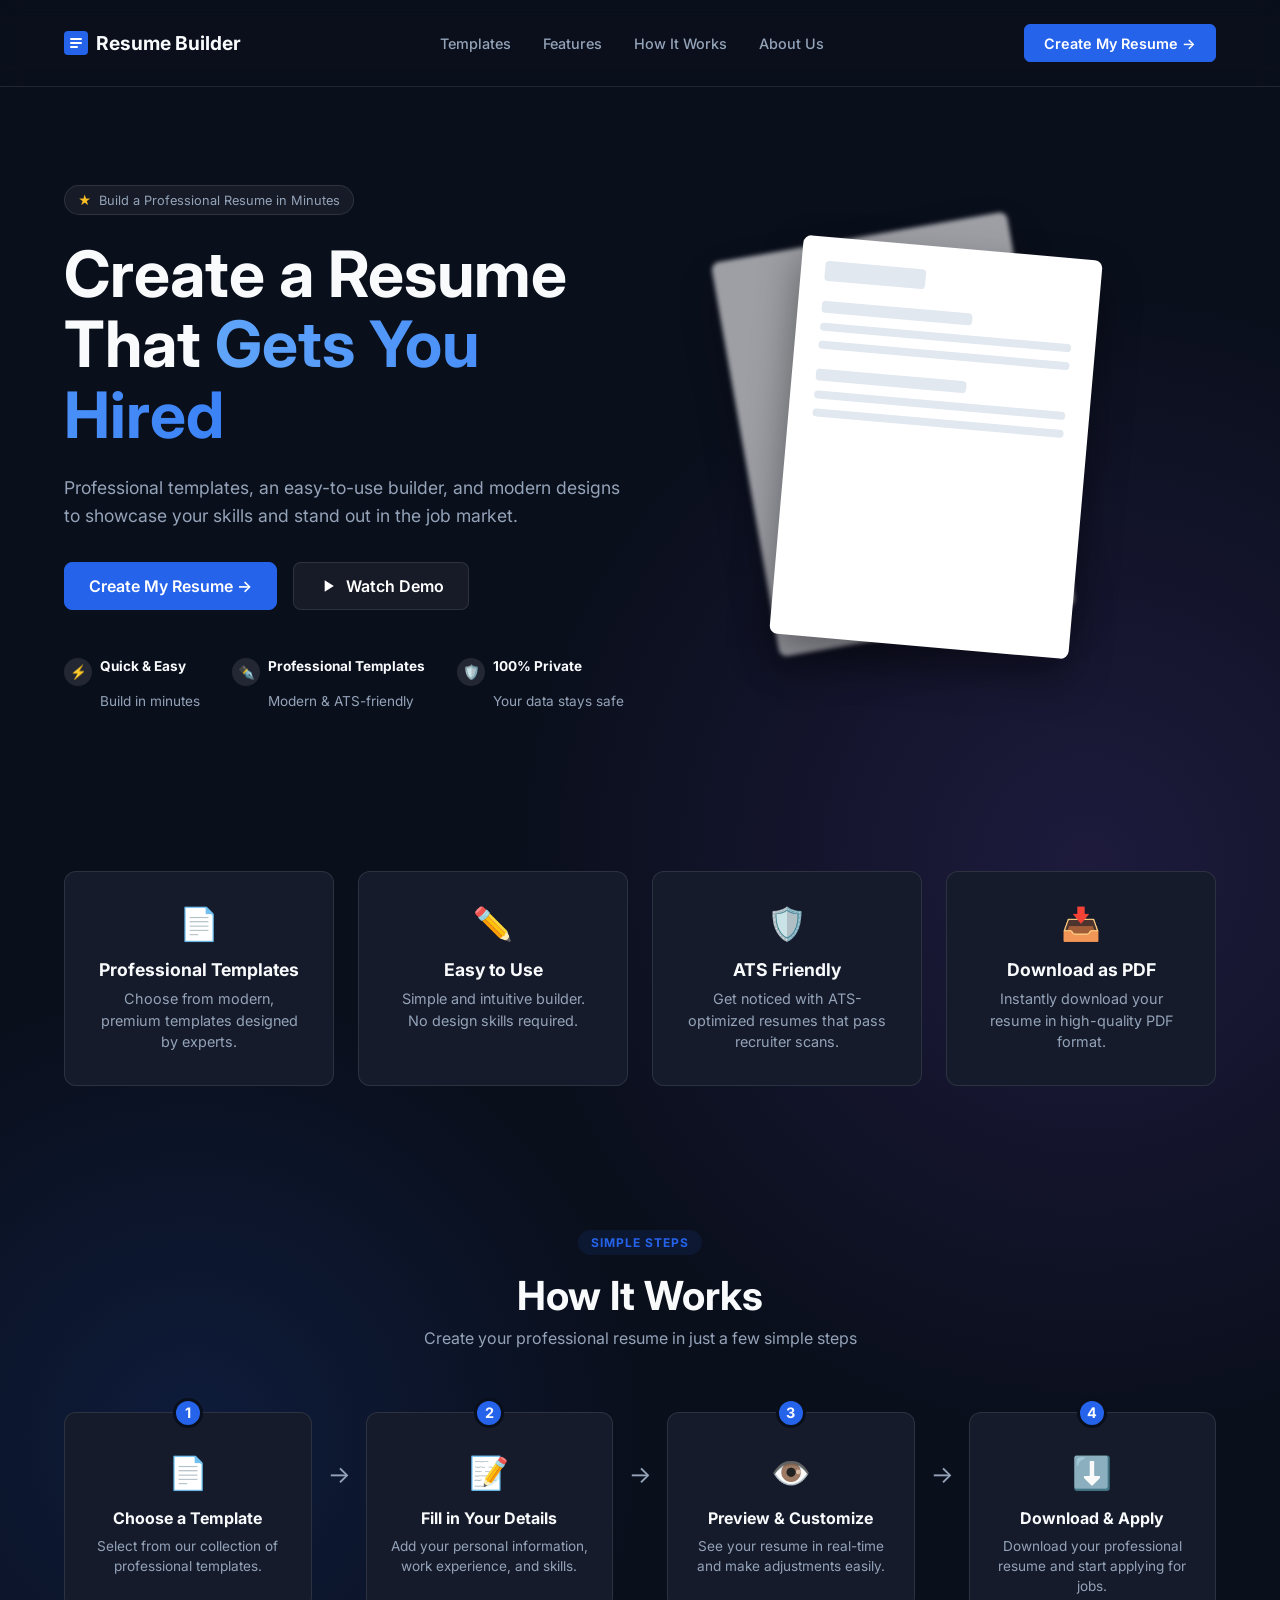
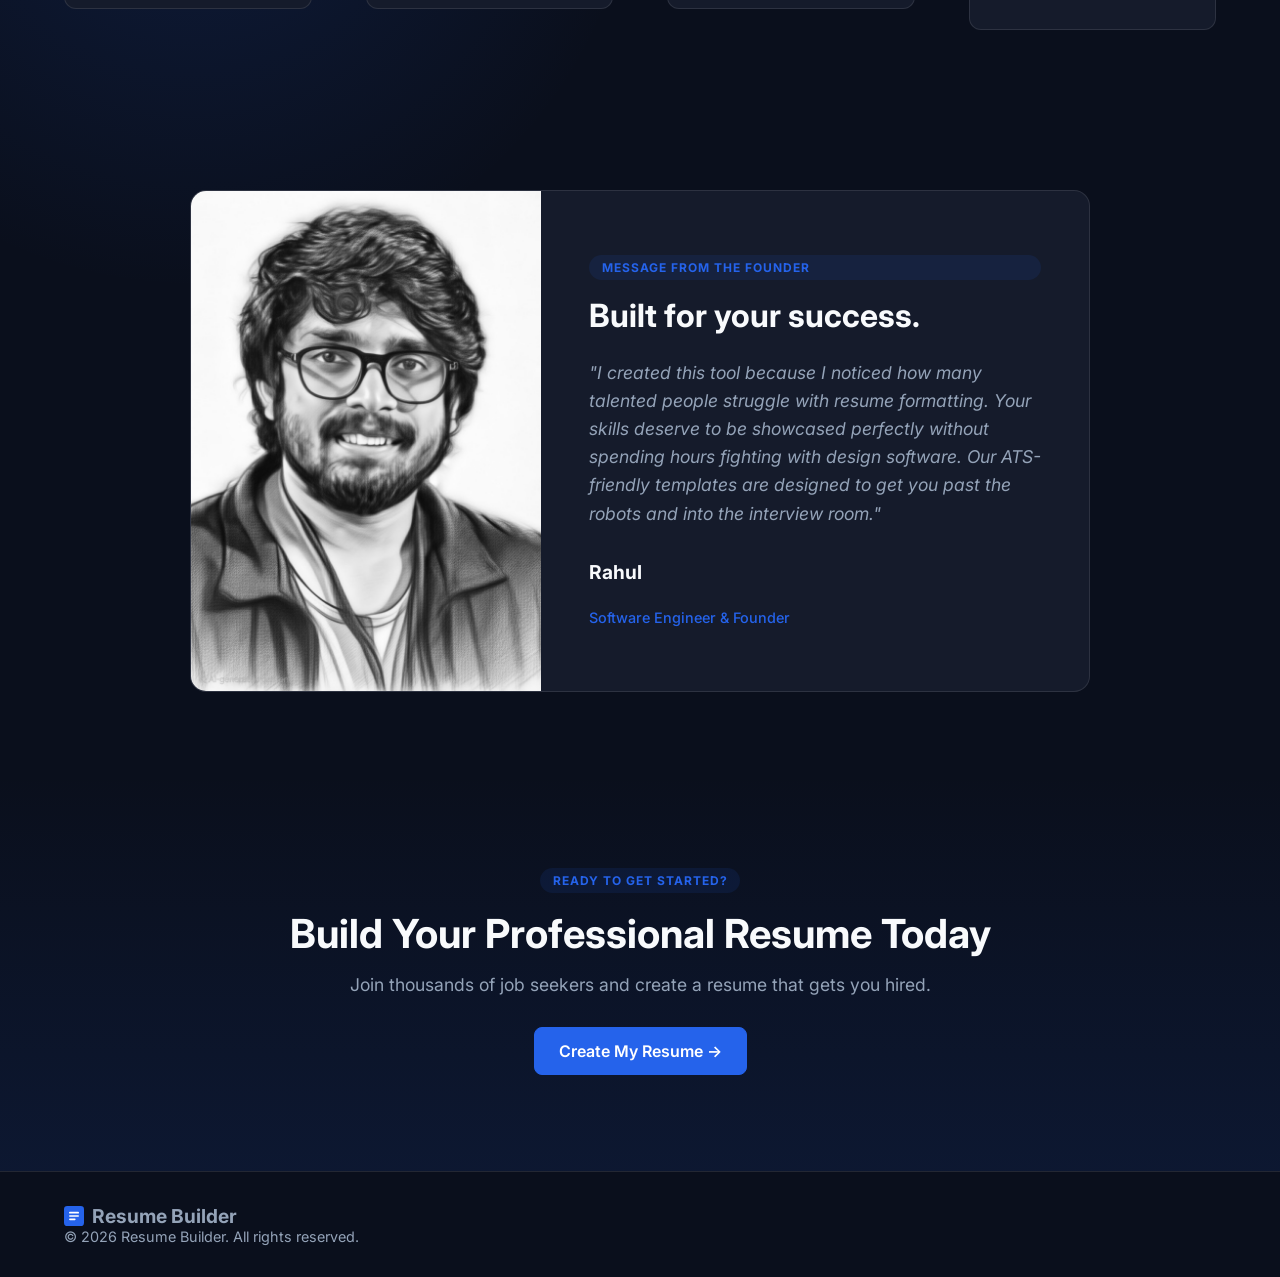
<file: index.html>
<!DOCTYPE html>
<html lang="en">
<head>
    <meta charset="UTF-8">
    <meta name="viewport" content="width=device-width, initial-scale=1.0">
    <title>Resume Builder - Get Hired Fast</title>
    <link href="https://fonts.googleapis.com/css2?family=Inter:wght@300;400;500;600;700&display=swap" rel="stylesheet">
    <link rel="stylesheet" href="landing.css">
</head>
<body>
    <!-- Navigation -->
    <nav class="navbar">
        <div class="logo">
            <svg width="24" height="24" viewBox="0 0 24 24" fill="none" xmlns="http://www.w3.org/2000/svg">
                <rect width="24" height="24" rx="4" fill="#2563eb"/>
                <path d="M7 8H17M7 12H17M7 16H13" stroke="white" stroke-width="2" stroke-linecap="round"/>
            </svg>
            Resume Builder
        </div>
        <div class="nav-links">
            <a href="#templates">Templates</a>
            <a href="#features">Features</a>
            <a href="#how-it-works">How It Works</a>
            <a href="#founder">About Us</a>
        </div>
        <a href="builder.html" class="btn-primary">Create My Resume &rarr;</a>
    </nav>

    <!-- Hero Section -->
    <section class="hero">
        <div class="hero-content">
            <div class="badge">
                <span class="star">★</span> Build a Professional Resume in Minutes
            </div>
            <h1>Create a Resume<br>That <span class="highlight">Gets You Hired</span></h1>
            <p>Professional templates, an easy-to-use builder, and modern designs to showcase your skills and stand out in the job market.</p>
            <div class="hero-buttons">
                <a href="builder.html" class="btn-primary large">Create My Resume &rarr;</a>
                <a href="#" class="btn-secondary large">
                    <svg width="20" height="20" viewBox="0 0 24 24" fill="white" xmlns="http://www.w3.org/2000/svg" style="margin-right: 8px;">
                        <path d="M8 5V19L19 12L8 5Z" fill="white"/>
                    </svg>
                    Watch Demo
                </a>
            </div>
            <div class="hero-stats">
                <div class="stat"><span class="icon">⚡</span> <div><strong>Quick & Easy</strong><br>Build in minutes</div></div>
                <div class="stat"><span class="icon">✒️</span> <div><strong>Professional Templates</strong><br>Modern & ATS-friendly</div></div>
                <div class="stat"><span class="icon">🛡️</span> <div><strong>100% Private</strong><br>Your data stays safe</div></div>
            </div>
        </div>
        <div class="hero-visual">
            <div class="floating-resume main-resume">
                <div class="r-header"></div>
                <div class="r-line thick"></div>
                <div class="r-line"></div>
                <div class="r-line"></div>
                <div class="r-line thick mt"></div>
                <div class="r-line"></div>
                <div class="r-line"></div>
            </div>
            <div class="floating-resume bg-resume"></div>
        </div>
    </section>

    <!-- Features Section -->
    <section id="features" class="features">
        <div class="feature-card">
            <div class="icon-wrap">📄</div>
            <h3>Professional Templates</h3>
            <p>Choose from modern, premium templates designed by experts.</p>
        </div>
        <div class="feature-card">
            <div class="icon-wrap">✏️</div>
            <h3>Easy to Use</h3>
            <p>Simple and intuitive builder. No design skills required.</p>
        </div>
        <div class="feature-card">
            <div class="icon-wrap">🛡️</div>
            <h3>ATS Friendly</h3>
            <p>Get noticed with ATS-optimized resumes that pass recruiter scans.</p>
        </div>
        <div class="feature-card">
            <div class="icon-wrap">📥</div>
            <h3>Download as PDF</h3>
            <p>Instantly download your resume in high-quality PDF format.</p>
        </div>
    </section>

    <!-- How It Works Section -->
    <section id="how-it-works" class="how-it-works">
        <div class="section-badge">SIMPLE STEPS</div>
        <h2>How It Works</h2>
        <p class="subtitle">Create your professional resume in just a few simple steps</p>
        
        <div class="steps-container">
            <div class="step">
                <div class="step-number">1</div>
                <div class="step-icon">📄</div>
                <h3>Choose a Template</h3>
                <p>Select from our collection of professional templates.</p>
            </div>
            <div class="step-arrow">&rarr;</div>
            <div class="step">
                <div class="step-number">2</div>
                <div class="step-icon">📝</div>
                <h3>Fill in Your Details</h3>
                <p>Add your personal information, work experience, and skills.</p>
            </div>
            <div class="step-arrow">&rarr;</div>
            <div class="step">
                <div class="step-number">3</div>
                <div class="step-icon">👁️</div>
                <h3>Preview & Customize</h3>
                <p>See your resume in real-time and make adjustments easily.</p>
            </div>
            <div class="step-arrow">&rarr;</div>
            <div class="step">
                <div class="step-number">4</div>
                <div class="step-icon">⬇️</div>
                <h3>Download & Apply</h3>
                <p>Download your professional resume and start applying for jobs.</p>
            </div>
        </div>
    </section>

    <!-- Founder Section -->
    <section id="founder" class="founder-section">
        <div class="founder-card">
            <div class="founder-image">
                <img src="assets/owner.jpg" alt="Rahul - Founder">
            </div>
            <div class="founder-content">
                <div class="section-badge">MESSAGE FROM THE FOUNDER</div>
                <h2>Built for your success.</h2>
                <p>"I created this tool because I noticed how many talented people struggle with resume formatting. Your skills deserve to be showcased perfectly without spending hours fighting with design software. Our ATS-friendly templates are designed to get you past the robots and into the interview room."</p>
                <div class="founder-signature">
                    <strong>Rahul</strong><br>
                    <span>Software Engineer & Founder</span>
                </div>
            </div>
        </div>
    </section>

    <!-- Footer CTA -->
    <section class="cta-section">
        <div class="section-badge">READY TO GET STARTED?</div>
        <h2>Build Your Professional Resume Today</h2>
        <p>Join thousands of job seekers and create a resume that gets you hired.</p>
        <a href="builder.html" class="btn-primary large mt-2">Create My Resume &rarr;</a>
    </section>

    <footer>
        <div class="footer-content">
            <div class="logo">
                <svg width="20" height="20" viewBox="0 0 24 24" fill="none" xmlns="http://www.w3.org/2000/svg">
                    <rect width="24" height="24" rx="4" fill="#2563eb"/>
                    <path d="M7 8H17M7 12H17M7 16H13" stroke="white" stroke-width="2" stroke-linecap="round"/>
                </svg>
                Resume Builder
            </div>
            <div class="copyright">
                &copy; 2026 Resume Builder. All rights reserved.
            </div>
        </div>
    </footer>
</body>
</html>
</file>
<file: landing.css>
:root {
    --bg-dark: #0a0f1c;
    --bg-card: #151b2b;
    --primary: #2563eb;
    --primary-hover: #1d4ed8;
    --text-main: #f8fafc;
    --text-muted: #94a3b8;
    --border: rgba(255, 255, 255, 0.1);
    --glow: rgba(37, 99, 235, 0.5);
}

* {
    margin: 0;
    padding: 0;
    box-sizing: border-box;
}

body {
    font-family: 'Inter', sans-serif;
    background-color: var(--bg-dark);
    color: var(--text-main);
    background-image: 
        radial-gradient(circle at 15% 50%, rgba(37, 99, 235, 0.15), transparent 25%),
        radial-gradient(circle at 85% 30%, rgba(139, 92, 246, 0.15), transparent 25%);
    min-height: 100vh;
    overflow-x: hidden;
}

a {
    text-decoration: none;
    color: inherit;
}

/* Navbar */
.navbar {
    display: flex;
    justify-content: space-between;
    align-items: center;
    padding: 1.5rem 5%;
    background: rgba(10, 15, 28, 0.8);
    backdrop-filter: blur(10px);
    border-bottom: 1px solid var(--border);
    position: sticky;
    top: 0;
    z-index: 100;
}

.logo {
    display: flex;
    align-items: center;
    gap: 0.5rem;
    font-weight: 700;
    font-size: 1.2rem;
}

.nav-links {
    display: flex;
    gap: 2rem;
}

.nav-links a {
    color: var(--text-muted);
    font-size: 0.9rem;
    font-weight: 500;
    transition: color 0.3s;
}

.nav-links a:hover {
    color: var(--text-main);
}

/* Buttons */
.btn-primary {
    background: var(--primary);
    color: white;
    padding: 0.6rem 1.2rem;
    border-radius: 6px;
    font-weight: 600;
    font-size: 0.9rem;
    transition: all 0.3s;
    border: 1px solid var(--primary);
    display: inline-flex;
    align-items: center;
    justify-content: center;
    white-space: nowrap;
}

.btn-primary:hover {
    background: var(--primary-hover);
    box-shadow: 0 0 15px var(--glow);
}

.btn-secondary {
    background: rgba(255, 255, 255, 0.05);
    color: white;
    padding: 0.6rem 1.2rem;
    border-radius: 6px;
    font-weight: 600;
    font-size: 0.9rem;
    transition: all 0.3s;
    border: 1px solid var(--border);
    display: inline-flex;
    align-items: center;
    justify-content: center;
    white-space: nowrap;
}

.btn-secondary:hover {
    background: rgba(255, 255, 255, 0.1);
}

.btn-primary.large, .btn-secondary.large {
    padding: 0.8rem 1.5rem;
    font-size: 1rem;
    border-radius: 8px;
}

.mt-2 {
    margin-top: 2rem;
}

/* Hero Section */
.hero {
    display: flex;
    align-items: center;
    justify-content: space-between;
    padding: 5rem 5%;
    gap: 2rem;
    min-height: 80vh;
}

.hero-content {
    flex: 1;
    max-width: 600px;
}

.badge {
    display: inline-flex;
    align-items: center;
    gap: 0.5rem;
    background: rgba(255, 255, 255, 0.05);
    border: 1px solid var(--border);
    padding: 0.4rem 0.8rem;
    border-radius: 50px;
    font-size: 0.8rem;
    color: var(--text-muted);
    margin-bottom: 1.5rem;
}

.badge .star {
    color: #fbbf24;
}

.hero h1 {
    font-size: 4rem;
    line-height: 1.1;
    margin-bottom: 1.5rem;
    font-weight: 700;
}

.highlight {
    background: linear-gradient(90deg, #60a5fa, #3b82f6);
    -webkit-background-clip: text;
    -webkit-text-fill-color: transparent;
}

.hero p {
    color: var(--text-muted);
    font-size: 1.1rem;
    line-height: 1.6;
    margin-bottom: 2rem;
}

.hero-buttons {
    display: flex;
    gap: 1rem;
    margin-bottom: 3rem;
}

.hero-stats {
    display: flex;
    gap: 2rem;
}

.stat {
    display: flex;
    align-items: flex-start;
    gap: 0.5rem;
    font-size: 0.85rem;
    color: var(--text-muted);
}

.stat strong {
    color: var(--text-main);
    display: block;
    margin-bottom: 0.2rem;
}

.stat .icon {
    background: rgba(255, 255, 255, 0.1);
    width: 28px;
    height: 28px;
    display: flex;
    align-items: center;
    justify-content: center;
    border-radius: 50%;
}

/* Hero Visual Animation */
.hero-visual {
    flex: 1;
    position: relative;
    height: 500px;
    display: flex;
    justify-content: center;
    align-items: center;
}

.floating-resume {
    background: white;
    border-radius: 8px;
    width: 300px;
    height: 400px;
    box-shadow: 0 20px 40px rgba(0,0,0,0.4);
    position: absolute;
    padding: 1.5rem;
}

.main-resume {
    transform: rotate(5deg);
    z-index: 2;
    animation: float 6s ease-in-out infinite;
}

.bg-resume {
    transform: rotate(-10deg) translate(-40px, -20px);
    z-index: 1;
    opacity: 0.6;
    filter: blur(2px);
}

.r-header { width: 40%; height: 20px; background: #e2e8f0; border-radius: 4px; margin-bottom: 20px; }
.r-line { width: 100%; height: 8px; background: #e2e8f0; border-radius: 4px; margin-bottom: 10px; }
.r-line.thick { height: 12px; width: 60%; }
.r-line.mt { margin-top: 20px; }

@keyframes float {
    0% { transform: translateY(0px) rotate(5deg); }
    50% { transform: translateY(-15px) rotate(6deg); }
    100% { transform: translateY(0px) rotate(5deg); }
}

/* Features */
.features {
    display: grid;
    grid-template-columns: repeat(auto-fit, minmax(200px, 1fr));
    gap: 1.5rem;
    padding: 4rem 5%;
}

.feature-card {
    background: var(--bg-card);
    border: 1px solid var(--border);
    padding: 2rem;
    border-radius: 12px;
    text-align: center;
    transition: transform 0.3s, border-color 0.3s;
}

.feature-card:hover {
    transform: translateY(-5px);
    border-color: var(--primary);
}

.icon-wrap {
    font-size: 2rem;
    margin-bottom: 1rem;
}

.feature-card h3 {
    font-size: 1.1rem;
    margin-bottom: 0.5rem;
}

.feature-card p {
    color: var(--text-muted);
    font-size: 0.9rem;
    line-height: 1.5;
}

/* How It Works */
.how-it-works {
    text-align: center;
    padding: 5rem 5%;
}

.section-badge {
    display: inline-block;
    background: rgba(37, 99, 235, 0.1);
    color: var(--primary);
    padding: 0.3rem 0.8rem;
    border-radius: 50px;
    font-size: 0.75rem;
    font-weight: 700;
    letter-spacing: 1px;
    margin-bottom: 1rem;
}

.how-it-works h2 {
    font-size: 2.5rem;
    margin-bottom: 0.5rem;
}

.subtitle {
    color: var(--text-muted);
    margin-bottom: 4rem;
}

.steps-container {
    display: flex;
    justify-content: space-between;
    align-items: flex-start;
    gap: 1rem;
}

.step {
    flex: 1;
    position: relative;
    background: var(--bg-card);
    border: 1px solid var(--border);
    padding: 2rem 1.5rem;
    border-radius: 12px;
}

.step-number {
    position: absolute;
    top: -15px;
    left: 50%;
    transform: translateX(-50%);
    background: var(--primary);
    width: 30px;
    height: 30px;
    display: flex;
    align-items: center;
    justify-content: center;
    border-radius: 50%;
    font-weight: bold;
    font-size: 0.9rem;
    border: 3px solid var(--bg-dark);
}

.step-icon {
    font-size: 2rem;
    margin-bottom: 1rem;
    margin-top: 0.5rem;
}

.step h3 {
    font-size: 1rem;
    margin-bottom: 0.5rem;
}

.step p {
    color: var(--text-muted);
    font-size: 0.85rem;
    line-height: 1.5;
}

.step-arrow {
    display: flex;
    align-items: center;
    color: var(--text-muted);
    font-size: 1.5rem;
    margin-top: 3rem;
}

/* Founder Section */
.founder-section {
    padding: 5rem 5%;
    display: flex;
    justify-content: center;
}

.founder-card {
    display: flex;
    background: var(--bg-card);
    border: 1px solid var(--border);
    border-radius: 16px;
    max-width: 900px;
    overflow: hidden;
}

.founder-image {
    flex: 0 0 350px;
}

.founder-image img {
    width: 100%;
    height: 100%;
    object-fit: cover;
    display: block;
}

.founder-content {
    padding: 3rem;
    display: flex;
    flex-direction: column;
    justify-content: center;
}

.founder-content h2 {
    font-size: 2rem;
    margin-bottom: 1.5rem;
}

.founder-content p {
    font-size: 1.1rem;
    line-height: 1.6;
    color: var(--text-muted);
    font-style: italic;
    margin-bottom: 2rem;
}

.founder-signature strong {
    font-size: 1.2rem;
    display: block;
    margin-bottom: 0.2rem;
}

.founder-signature span {
    color: var(--primary);
    font-size: 0.9rem;
    font-weight: 500;
}

/* CTA Footer */
.cta-section {
    text-align: center;
    padding: 6rem 5%;
    background: linear-gradient(to top, rgba(37, 99, 235, 0.1), transparent);
}

.cta-section h2 {
    font-size: 2.5rem;
    margin-bottom: 1rem;
}

.cta-section p {
    color: var(--text-muted);
    font-size: 1.1rem;
}

footer {
    display: flex;
    justify-content: space-between;
    padding: 2rem 5%;
    border-top: 1px solid var(--border);
    color: var(--text-muted);
    font-size: 0.9rem;
}

/* Responsive */
@media screen and (max-width: 1024px) {
    .hero {
        flex-direction: column;
        text-align: center;
        padding-top: 3rem;
    }
    
    .hero h1 { font-size: 3rem; }
    
    .hero-buttons, .hero-stats {
        justify-content: center;
    }
    
    .steps-container {
        flex-direction: column;
        align-items: stretch;
    }
    
    .step-arrow {
        display: none;
    }
    
    .founder-card {
        flex-direction: column;
    }
    
    .founder-image {
        height: 300px;
    }
}

@media screen and (max-width: 768px) {
    .nav-links { display: none; }
    .hero h1 { font-size: 2.5rem; }
    .hero-stats { flex-direction: column; align-items: center; text-align: center; }
    .hero-buttons { flex-direction: column; }
    .hero-buttons a { width: 100%; }
}

@media screen and (max-width: 480px) {
    .hero h1 { font-size: 2rem; }
    .hero { padding: 3rem 5%; min-height: auto; }
    .hero-visual { display: none; }
    .features { padding: 2rem 5%; }
    .how-it-works { padding: 3rem 5%; }
    .founder-section { padding: 2rem 5%; }
    .cta-section { padding: 3rem 5%; }
    footer { flex-direction: column; align-items: center; gap: 1rem; text-align: center; }
}
@media screen and (max-width: 480px) {
    .navbar { padding: 1rem 5%; }
    .navbar .btn-primary { font-size: 0.8rem; padding: 0.4rem 0.8rem; }
    .logo { font-size: 1rem; }
}
</file>
